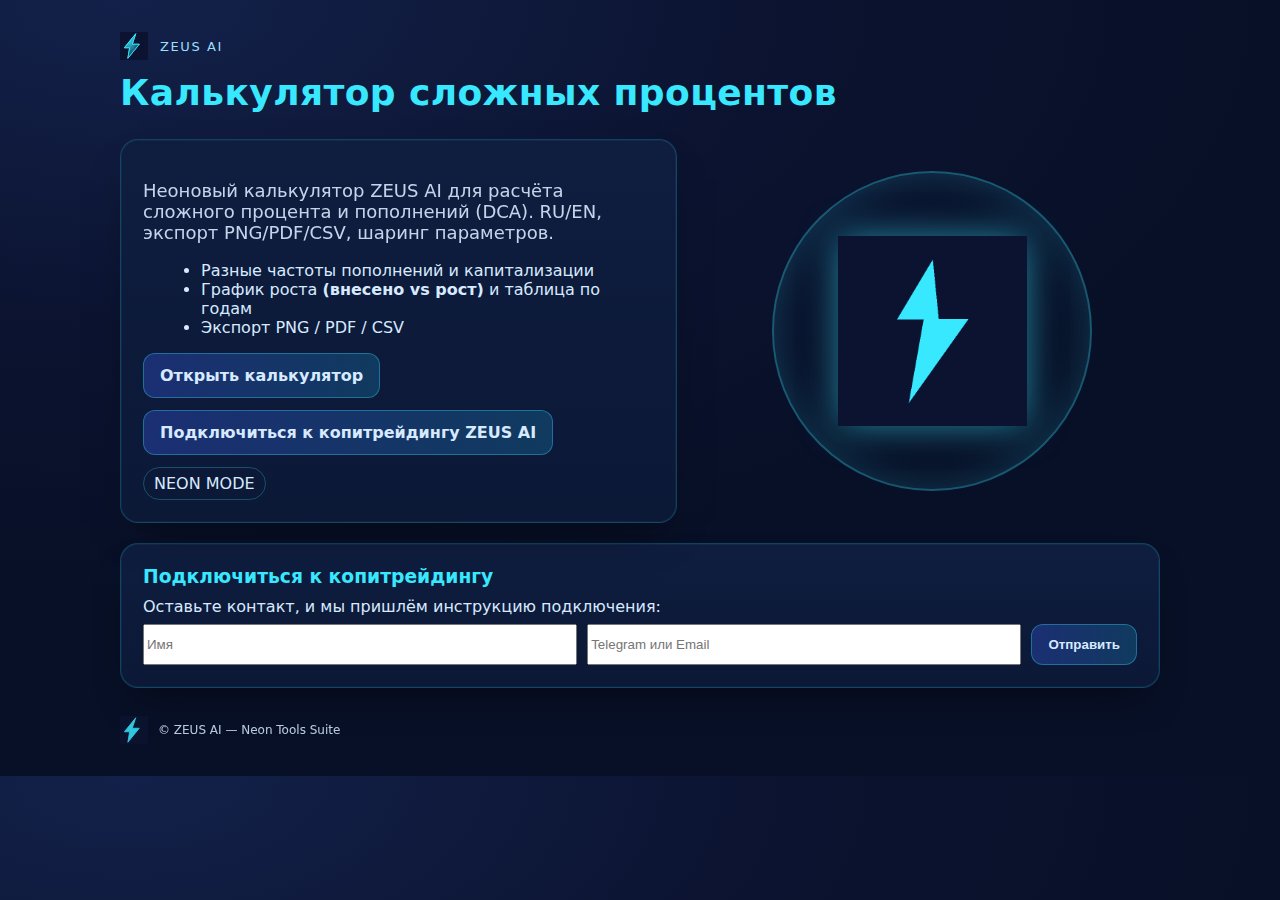
<file: index.html>
<!DOCTYPE html>
<html lang="ru">
<head>
<meta charset="utf-8">
<meta name="viewport" content="width=device-width, initial-scale=1">
<title>ZEUS AI — Калькулятор сложных процентов</title>
<link rel="icon" href="assets/favicon.svg">
<style>
:root{--bg:#0b1330;--bg2:#111b45;--panel:#0f1d3f;--text:#d7eaff;--cyan:#38e8ff;--orange:#ff8a2a;--pink:#ff5bbd;--lime:#9cff70}
*{box-sizing:border-box}body{margin:0;font-family:Inter,ui-sans-serif,system-ui,-apple-system,Segoe UI,Roboto;color:var(--text);
background: radial-gradient(1200px 600px at 10% 0%, #13214a 0%, var(--bg) 55%, #081027 100%)}
.container{max-width:1080px;margin:0 auto;padding:32px 20px}
.nav{display:flex;align-items:center;gap:12px}
.logo{width:28px;height:28px}.brand{font-size:13px;letter-spacing:1.6px;color:#9bdfff}
h1{margin:12px 0 0;font-size:36px;color:var(--cyan);letter-spacing:.4px}
.hero{display:grid;grid-template-columns:1.1fr .9fr;gap:28px;margin-top:26px;align-items:center}
.card{background:linear-gradient(180deg,var(--panel),#0b1836);border:1px solid #38e8ff33;border-radius:18px;padding:22px;
box-shadow:0 0 0 1px rgba(56,232,255,.06) inset,0 20px 40px -20px rgba(0,0,0,.6)}
.lead{font-size:18px;opacity:.9}
.cta{display:flex;gap:12px;margin-top:16px;flex-wrap:wrap}
.btn{background:linear-gradient(90deg,#1b2f73,#103a5f);color:var(--text);border:1px solid #38e8ff55;padding:12px 16px;border-radius:12px;text-decoration:none;font-weight:700}
.btn:hover{box-shadow:0 0 14px #38e8ff66}
.pill{padding:6px 10px;border:1px solid #38e8ff44;border-radius:999px}
ul{margin:12px 0 0 18px}
.preview{display:flex;justify-content:center;align-items:center}
.preview .circle{width:320px;height:320px;border:2px solid #38e8ff55;border-radius:50%;display:flex;align-items:center;justify-content:center;box-shadow:0 0 40px #38e8ff33 inset}
.preview img{width:60%;height:auto;filter:drop-shadow(0 0 18px #38e8ff88)}
.footer{margin:28px 0 0;opacity:.85;font-size:12px;display:flex;align-items:center;gap:10px}
@media (max-width:860px){.hero{grid-template-columns:1fr}.preview{order:-1;margin-bottom:12px}}
</style>
</head>
<body>
  <div class="container">
    <div class="nav">
      <img class="logo" src="assets/logo.svg" alt="ZEUS AI logo"/>
      <div class="brand">ZEUS AI</div>
    </div>
    <h1>Калькулятор сложных процентов</h1>
    <div class="hero">
      <div class="card">
        <p class="lead">Неоновый калькулятор ZEUS AI для расчёта сложного процента и пополнений (DCA). RU/EN, экспорт PNG/PDF/CSV, шаринг параметров.</p>
        <ul>
          <li>Разные частоты пополнений и капитализации</li>
          <li>График роста <b>(внесено vs рост)</b> и таблица по годам</li>
          <li>Экспорт PNG / PDF / CSV</li>
        </ul>
        <div class="cta">
          <a class="btn" href="calc/index.html">Открыть калькулятор</a>
          <a class="btn" href="#connect">Подключиться к копитрейдингу ZEUS AI</a>
          <span class="pill">NEON MODE</span>
        </div>
      </div>
      <div class="preview">
        <div class="circle"><img src="assets/logo-512.png" alt="ZEUS AI emblem"/></div>
      </div>
    </div>
    <div id="connect" class="card" style="margin-top:20px">
      <h3 style="color:var(--cyan);margin:0 0 10px">Подключиться к копитрейдингу</h3>
      <p style="margin:0 0 8px">Оставьте контакт, и мы пришлём инструкцию подключения:</p>
      <form onsubmit="alert('Спасибо! Мы свяжемся с вами.'); return false;" style="display:grid;grid-template-columns:1fr 1fr auto;gap:10px">
        <input placeholder="Имя" required/>
        <input placeholder="Telegram или Email" required/>
        <button class="btn" type="submit">Отправить</button>
      </form>
    </div>
    <div class="footer">
      <img class="logo" src="assets/favicon.svg" alt="logo"/>
      <div>© ZEUS AI — Neon Tools Suite</div>
    </div>
  </div>
</body>
</html>
</file>
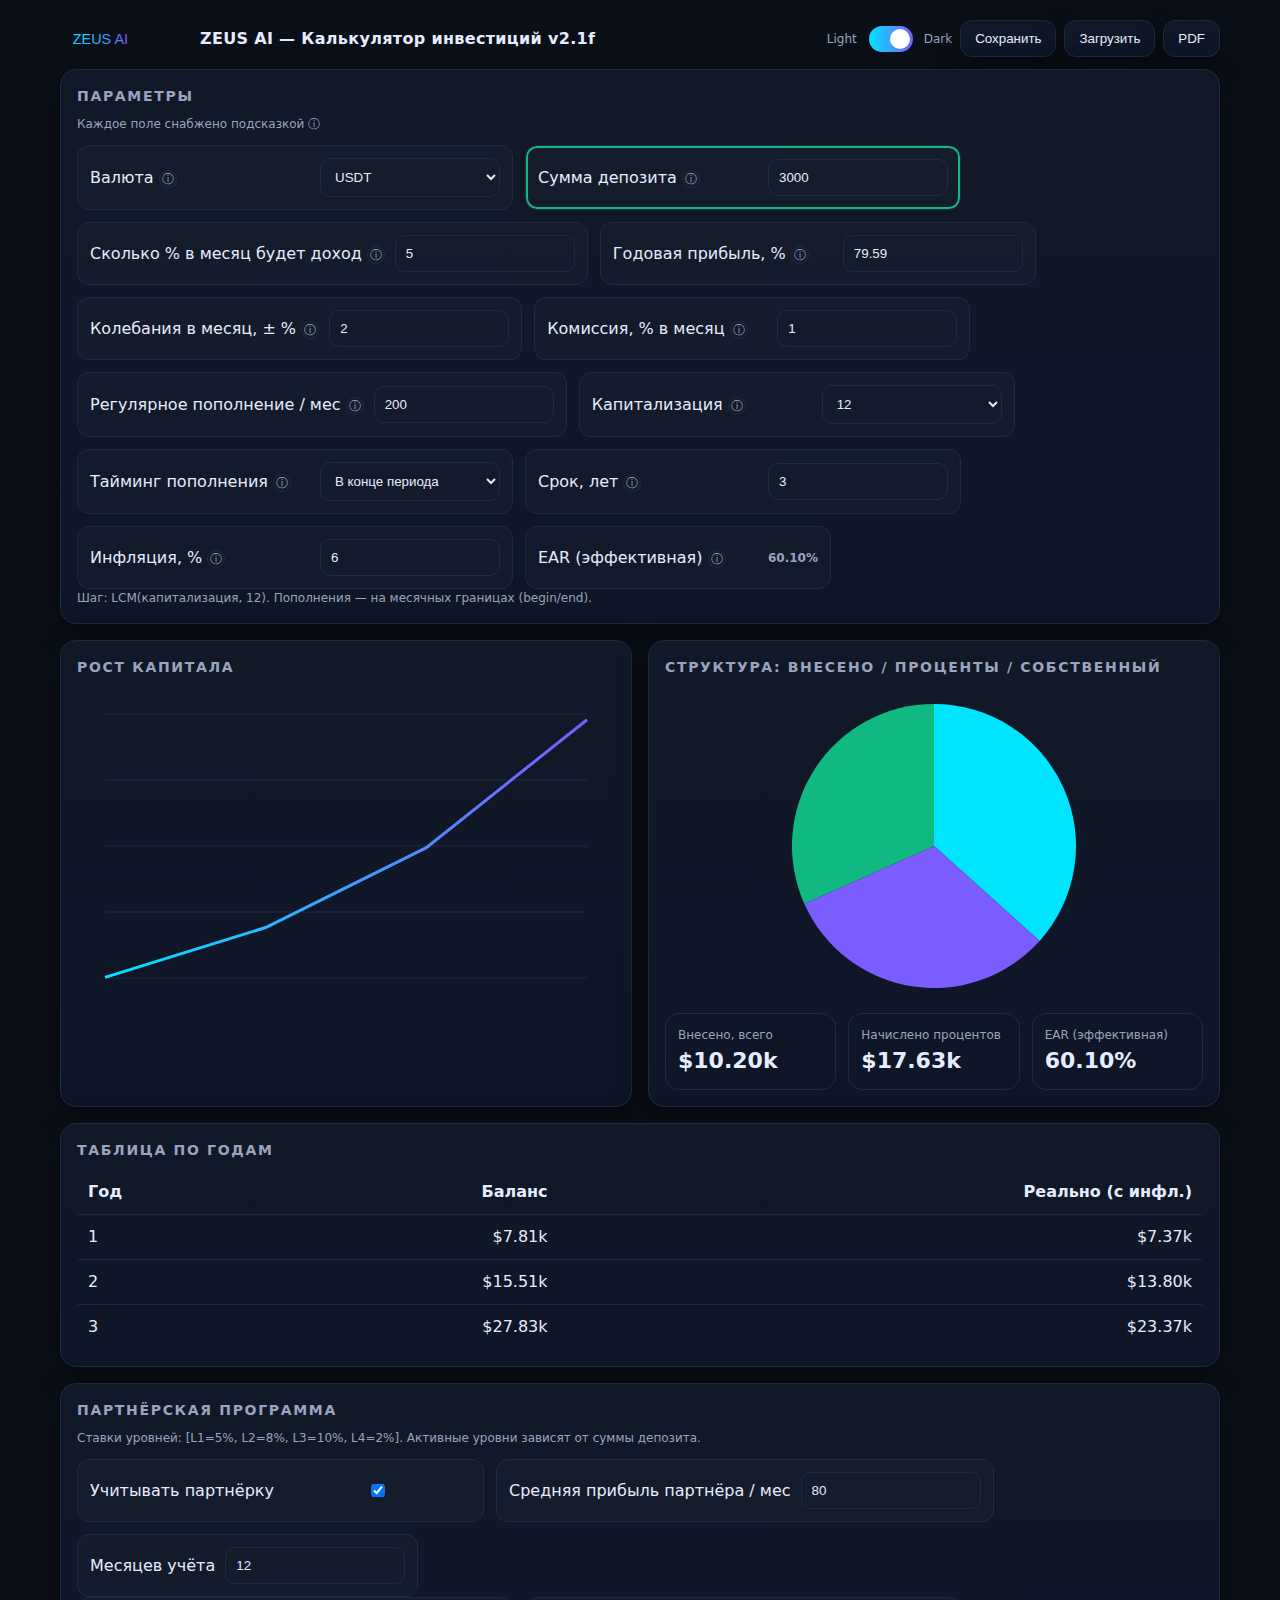
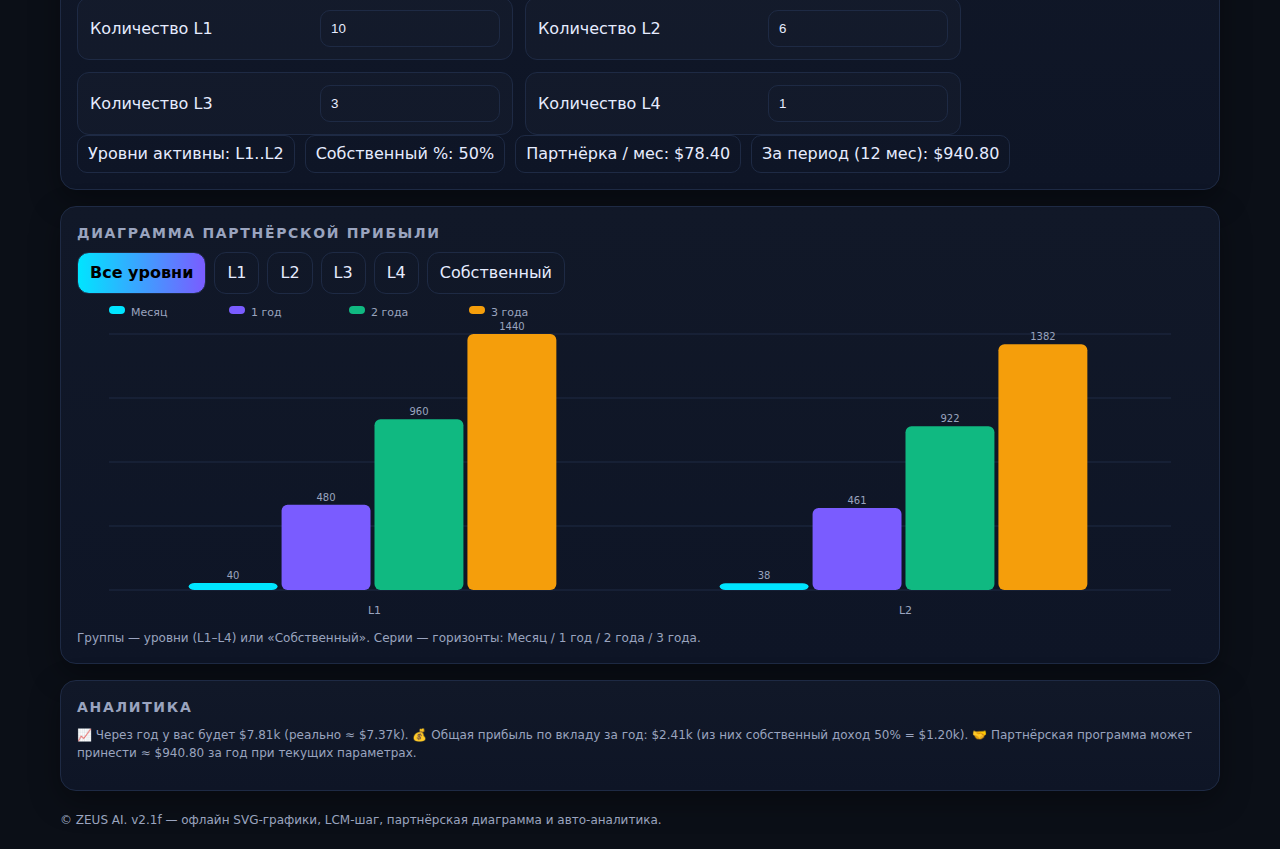
<file: calc/index.html>
<!doctype html>
<html lang="ru">
<head>
  <meta charset="utf-8"/>
  <meta name="viewport" content="width=device-width, initial-scale=1"/>
  <title>ZEUS AI — Калькулятор v2.1f</title>
  <link rel="icon" href="assets/logo.svg"/>
  <link rel="stylesheet" href="styles.css"/>
  <meta name="color-scheme" content="dark light"/>
</head>
<body>
<div class="container">
  <div class="header">
    <svg class="logo" xmlns="http://www.w3.org/2000/svg" viewBox="0 0 160 40" aria-hidden="true">
      <defs><linearGradient id="g" x1="0" x2="1"><stop offset="0" stop-color="#00E5FF"/><stop offset="1" stop-color="#7A5CFF"/></linearGradient></defs>
      <rect width="160" height="40" rx="10" fill="#0B0F17"/>
      <text x="16" y="26" font-family="Inter, Arial Black, Arial" font-size="18" fill="url(#g)">ZEUS AI</text>
    </svg>
    <div class="title">ZEUS AI — Калькулятор инвестиций v2.1f</div>
    <div class="toolbar">
      <div class="switch"><span class="tiny">Light</span><input type="checkbox" id="theme"><span class="tiny">Dark</span></div>
      <button class="btn" id="saveBtn">Сохранить</button>
      <button class="btn" id="loadBtn">Загрузить</button>
      <button class="btn" id="pdfBtn">PDF</button>
    </div>
  </div>

  <div class="grid">
    <div class="card" style="grid-column: span 12;">
      <h3>Параметры</h3>
      <div class="section-sub">Каждое поле снабжено подсказкой ⓘ</div>
      <div class="row">
        <div class="tile"><label>Валюта <span class="help" title="Только символ отображения. На расчёты не влияет.">ⓘ</span></label>
          <select id="currency"><option>USDT</option><option>$</option><option>€</option><option>₽</option></select>
        </div>
        <div class="tile" id="depositTile"><label>Сумма депозита <span class="help" title="Начальный вклад. Влияет на долю собственного дохода и количество уровней партнёрки. ≥$3k → 50%/2 ур.; ≥$10k → 60%/3 ур.; ≥$20k → 70%/4 ур.">ⓘ</span></label>
          <input type="number" id="principal" value="3000" step="100">
        </div>
        <div class="tile"><label>Сколько % в месяц будет доход <span class="help" title="Ежемесячная доходность (брутто).">ⓘ</span></label>
          <input type="number" id="monRate" value="5" step="0.1">
        </div>
        <div class="tile"><label>Годовая прибыль, % <span class="help" title="Автоматически от месячной: (1+m)^12−1.">ⓘ</span></label>
          <input type="number" id="annRate" value="79.59" step="0.01" readonly>
        </div>
        <div class="tile"><label>Колебания в месяц, ± % <span class="help" title="Отклонения доходности (информативно).">ⓘ</span></label>
          <input type="number" id="vol" value="2" step="0.1">
        </div>
        <div class="tile"><label>Комиссия, % в месяц <span class="help" title="Сколько уходит в месяц на партнёрку и комиссию проекта.">ⓘ</span></label>
          <input type="number" id="feeMon" value="1" step="0.1">
        </div>
        <div class="tile"><label>Регулярное пополнение / мес <span class="help" title="Ежемесячная сумма дополнительного инвестирования.">ⓘ</span></label>
          <input type="number" id="contrib" value="200" step="50">
        </div>
        <div class="tile"><label>Капитализация <span class="help" title="1 — ежегодная, 4 — квартальная, 12 — ежемесячная.">ⓘ</span></label>
          <select id="caps"><option value="1">1</option><option value="4">4</option><option value="12" selected>12</option></select>
        </div>
        <div class="tile"><label>Тайминг пополнения <span class="help" title="Когда прибавлять пополнение: в начале или конце шага.">ⓘ</span></label>
          <select id="contribTiming"><option value="end">В конце периода</option><option value="begin">В начале периода</option></select>
        </div>
        <div class="tile"><label>Срок, лет <span class="help" title="Горизонт моделирования (1–30).">ⓘ</span></label>
          <input type="number" id="years" value="3" step="1" min="1" max="30">
        </div>
        <div class="tile"><label>Инфляция, % <span class="help" title="Учитывается в колонке «Реально (с инфл.)».">ⓘ</span></label>
          <input type="number" id="infl" value="6" step="0.1">
        </div>
        <div class="tile"><label>EAR (эффективная) <span class="help" title="(1 + r_net/n)^n − 1, где r_net — годовая нетто-ставка, n — капитализаций/год.">ⓘ</span></label>
          <div class="tiny"><b id="ear">—</b></div>
        </div>
      </div>
      <div class="tiny">Шаг: LCM(капитализация, 12). Пополнения — на месячных границах (begin/end).</div>
    </div>

    <div class="card" style="grid-column: span 6;">
      <h3>Рост капитала</h3>
      <svg class="line" id="lineChart"></svg>
    </div>
    <div class="card" style="grid-column: span 6;">
      <h3>Структура: Внесено / Проценты / Собственный</h3>
      <svg class="pie" id="pieChart"></svg>
      <div class="kpi">
        <div class="meter"><div class="tiny">Внесено, всего</div><div class="value" id="kpiInvested">—</div></div>
        <div class="meter"><div class="tiny">Начислено процентов</div><div class="value" id="kpiInterest">—</div></div>
        <div class="meter"><div class="tiny">EAR (эффективная)</div><div class="value" id="kpiEAR">—</div></div>
      </div>
    </div>

    <div class="card" style="grid-column: span 12;">
      <h3>Таблица по годам</h3>
      <table class="table" id="yearTable">
        <thead><tr><th>Год</th><th>Баланс</th><th>Реально (с инфл.)</th></tr></thead>
        <tbody></tbody>
      </table>
    </div>

    <div class="card" style="grid-column: span 12;">
      <h3>Партнёрская программа</h3>
      <div class="section-sub">Ставки уровней: [L1=5%, L2=8%, L3=10%, L4=2%]. Активные уровни зависят от суммы депозита.</div>
      <div class="row">
        <label class="tile"><span>Учитывать партнёрку</span><input type="checkbox" id="useAff" checked></label>
        <label class="tile"><span>Средняя прибыль партнёра / мес</span><input type="number" id="affAvg" value="80" step="10"></label>
        <label class="tile"><span>Месяцев учёта</span><input type="number" id="affMonths" value="12" step="1" min="1"></label>
      </div>
      <div class="row">
        <div class="tile"><label>Количество L1</label><input type="number" id="cL1" value="10" step="1" min="0"></div>
        <div class="tile"><label>Количество L2</label><input type="number" id="cL2" value="6" step="1" min="0"></div>
        <div class="tile"><label>Количество L3</label><input type="number" id="cL3" value="3" step="1" min="0"></div>
        <div class="tile"><label>Количество L4</label><input type="number" id="cL4" value="1" step="1" min="0"></div>
      </div>
      <div class="badges" id="affSummary"></div>
    </div>

    <div class="card" style="grid-column: span 12;">
      <h3>Диаграмма партнёрской прибыли</h3>
      <div class="tabs" id="affTabs">
        <div class="tab active" data-view="all">Все уровни</div>
        <div class="tab" data-view="L1">L1</div>
        <div class="tab" data-view="L2">L2</div>
        <div class="tab" data-view="L3">L3</div>
        <div class="tab" data-view="L4">L4</div>
        <div class="tab" data-view="own">Собственный</div>
      </div>
      <svg class="bars" id="barsChart"></svg>
      <div class="tiny">Группы — уровни (L1–L4) или «Собственный». Серии — горизонты: Месяц / 1 год / 2 года / 3 года.</div>
    </div>

    <div class="card" style="grid-column: span 12;">
      <h3>Аналитика</h3>
      <div id="analysisText" class="section-sub">—</div>
    </div>
  </div>

  <div class="footer">© ZEUS AI. v2.1f — офлайн SVG‑графики, LCM‑шаг, партнёрская диаграмма и авто‑аналитика.</div>
</div>

<script src="utils.js"></script>
<script>
const $=sel=>document.querySelector(sel); const $$=sel=>Array.from(document.querySelectorAll(sel));
const theme=$('#theme'); const saved=localStorage.getItem('theme'); if(saved==='light') document.documentElement.classList.add('light');
theme.checked = !document.documentElement.classList.contains('light');
theme.onchange=()=>{document.documentElement.classList.toggle('light', !theme.checked); localStorage.setItem('theme', document.documentElement.classList.contains('light')?'light':'dark')};

const ids=['currency','principal','monRate','annRate','vol','feeMon','contrib','caps','contribTiming','years','infl','useAff','affAvg','affMonths','cL1','cL2','cL3','cL4'];
ids.forEach(id=>{ const el=$('#'+id); el.addEventListener('input', recalc); el.addEventListener('change', recalc); });

$('#saveBtn').onclick = ()=>{
  const data={}; ids.forEach(id=> data[id] = ($('#'+id).type==='checkbox')?$('#'+id).checked:$('#'+id).value);
  const blob = new Blob([JSON.stringify(data,null,2)], {type:'application/json'});
  const a=document.createElement('a'); a.href=URL.createObjectURL(blob); a.download='zeus_calc_scenario.json'; a.click();
};
$('#loadBtn').onclick = ()=>{
  const inp=document.createElement('input'); inp.type='file'; inp.accept='.json,application/json';
  inp.onchange = ()=>{ const f=inp.files[0]; const r=new FileReader(); r.onload=()=>{ const data=JSON.parse(r.result); for(const k in data){ if($('#'+k)){ if($('#'+k).type==='checkbox') $('#'+k).checked=!!data[k]; else $('#'+k).value=data[k]; } } recalc(); }; r.readAsText(f); };
  inp.click();
};
$('#pdfBtn').onclick = ()=>window.print();

function simulateToMonth(targetMonths){
  const principal = +$('#principal').value;
  const mGross = +$('#monRate').value/100;
  const feeMon = +$('#feeMon').value/100;
  const mNet = Math.max(0, mGross - feeMon);
  const caps = +$('#caps').value;
  const timing = $('#contribTiming').value;
  const years = Math.max(1, Math.min(30, +$('#years').value));
  const contrib = +$('#contrib').value;

  const annNet = Math.pow(1+mNet,12)-1; 
  const stepsPerYear = Utils.lcm(caps,12);
  const stepRate = Math.pow(1+annNet, 1/stepsPerYear) - 1;
  const contribEverySteps = Math.floor(stepsPerYear/12);

  let bal = principal;
  let invested = principal;
  let step = 0;
  const totalSteps = Math.min(targetMonths*contribEverySteps, years*stepsPerYear);
  while(step<totalSteps){
    const isMonthBoundary = (step % contribEverySteps)===0;
    if(isMonthBoundary && timing==='begin'){ bal += contrib; invested += contrib; }
    bal *= (1 + stepRate);
    if(isMonthBoundary && timing==='end'){ bal += contrib; invested += contrib; }
    step++;
  }
  return {bal, invested};
}

function buildYearSeries(){
  const years = Math.max(1, Math.min(30, +$('#years').value));
  const contrib = +$('#contrib').value;
  const mGross = +$('#monRate').value/100;
  const feeMon = +$('#feeMon').value/100;
  const mNet = Math.max(0, mGross - feeMon);
  const caps = +$('#caps').value;
  const timing = $('#contribTiming').value;
  const principal = +$('#principal').value;

  const annNet = Math.pow(1+mNet,12)-1;
  const stepsPerYear = Utils.lcm(caps,12);
  const stepRate = Math.pow(1+annNet, 1/stepsPerYear) - 1;
  const contribEverySteps = Math.floor(stepsPerYear/12);

  let bal = principal;
  let invested = principal;
  const series = [bal];
  const byYear = [{year:0, bal, invested}];
  let step = 0;
  const totalSteps = years*stepsPerYear;

  while(step<totalSteps){
    const isMonthBoundary = (step % contribEverySteps)===0;
    if(isMonthBoundary && timing==='begin'){ bal += contrib; invested += contrib; }
    bal *= (1 + stepRate);
    if(isMonthBoundary && timing==='end'){ bal += contrib; invested += contrib; }
    step++;
    if(step % stepsPerYear === 0){
      const y = step/stepsPerYear;
      series.push(bal);
      byYear.push({year:y, bal, invested});
    }
  }
  return {series, byYear};
}

function updateAffSection(ownShare){
  const useAff = $('#useAff').checked;
  const affAvg = +$('#affAvg').value;
  const affMonths = Math.max(1, +$('#affMonths').value);
  const c=[+$('#cL1').value, +$('#cL2').value, +$('#cL3').value, +$('#cL4').value];
  const rates=[0.05,0.08,0.10,0.02];
  const principal = +$('#principal').value;

  let levelsAllowed = 1;
  if(principal>=20000) levelsAllowed=4;
  else if(principal>=10000) levelsAllowed=3;
  else if(principal>=3000) levelsAllowed=2;
  else levelsAllowed=1;
  ['cL1','cL2','cL3','cL4'].forEach((id,idx)=>{ const el=$('#'+id); el.disabled = (idx+1)>levelsAllowed; });

  let levelMon = c.map((cnt,i)=> affAvg * (rates[i] * ((i+1)<=levelsAllowed ? cnt : 0)) );
  if(!useAff){ levelMon = levelMon.map(()=>0); }

  const totalMon = levelMon.reduce((a,b)=>a+b,0);

  const badges = [];
  badges.push(`<div class="badge">Уровни активны: L1..L${levelsAllowed}</div>`);
  badges.push(`<div class="badge">Собственный %: ${(ownShare*100).toFixed(0)}%</div>`);
  badges.push(`<div class="badge">Партнёрка / мес: ${Utils.fmtMoney(totalMon,'$')}</div>`);
  badges.push(`<div class="badge">За период (${affMonths} мес): ${Utils.fmtMoney(totalMon*affMonths,'$')}</div>`);
  $('#affSummary').innerHTML = badges.join(' ');

  const view = $('#affTabs .tab.active').dataset.view;
  const groupsAll = ['L1','L2','L3','L4'].slice(0,levelsAllowed);
  const series = ['Месяц','1 год','2 года','3 года'];
  let values;

  if(view==='all'){
    const perSeries = series.map((s,si)=>{
      const mult = [1,12,24,36][si];
      return levelMon.slice(0,levelsAllowed).map(v=> v*mult);
    });
    values = perSeries;
    Utils.bars($('#barsChart'), groupsAll, series, values);
  } else if(view==='own'){
    const y1 = simulateToMonth(12);
    const y2 = simulateToMonth(24);
    const y3 = simulateToMonth(36);
    const m1 = simulateToMonth(1);
    const ownMonth = Math.max(0, (m1.bal - m1.invested)) * ownShare;
    const own1 = Math.max(0, (y1.bal - y1.invested)) * ownShare;
    const own2 = Math.max(0, (y2.bal - y2.invested)) * ownShare;
    const own3 = Math.max(0, (y3.bal - y3.invested)) * ownShare;
    Utils.bars($('#barsChart'), ['Собственный'], series, [[ownMonth],[own1],[own2],[own3]]);
  } else {
    const idx = {L1:0,L2:1,L3:2,L4:3}[view];
    Utils.bars($('#barsChart'), [view], series, [[levelMon[idx]],[levelMon[idx]*12],[levelMon[idx]*24],[levelMon[idx]*36]]);
  }

  return {levelMon, totalMon};
}

function recalc(){
  const currency = $('#currency').value==='USDT'?'$':$('#currency').value;
  const principal = +$('#principal').value;
  const mGross = +$('#monRate').value/100;
  const feeMon = +$('#feeMon').value/100;
  const mNet = Math.max(0, mGross - feeMon);
  const caps = +$('#caps').value;
  const years = Math.max(1, Math.min(30, +$('#years').value));
  const infl = +$('#infl').value/100;

  let ownShare = 0; let levelsAllowed=1;
  if(principal>=20000){ ownShare=0.70; levelsAllowed=4; }
  else if(principal>=10000){ ownShare=0.60; levelsAllowed=3; }
  else if(principal>=3000){ ownShare=0.50; levelsAllowed=2; }
  else { ownShare=0.0; levelsAllowed=1; }
  $('#depositTile').classList.toggle('hl-good', principal>=3000);

  const annGross = (Math.pow(1+mGross,12)-1)*100;
  $('#annRate').value = annGross.toFixed(2);

  const annNet = (Math.pow(1+mNet,12)-1); 
  const ear = annNet*100;
  $('#ear').textContent = ear.toFixed(2)+'%';
  $('#kpiEAR').textContent = ear.toFixed(2)+'%';

  const {series, byYear} = buildYearSeries();
  Utils.line($('#lineChart'), series, Math.min(...series)*0.98, Math.max(...series)*1.02);

  const last = byYear[byYear.length-1];
  const investedTotal = last.invested;
  const interestTotal = Math.max(0, last.bal - last.invested);
  $('#kpiInvested').textContent = Utils.fmtMoney(investedTotal, currency);
  $('#kpiInterest').textContent = Utils.fmtMoney(interestTotal, currency);

  const ownInterest = interestTotal * ownShare;
  const otherInterest = interestTotal - ownInterest;
  Utils.pie($('#pieChart'), [investedTotal, otherInterest, ownInterest]);

  const tb = $('#yearTable tbody'); tb.innerHTML="";
  byYear.slice(1).forEach(row=>{
    const real = row.bal / Math.pow(1+infl, row.year);
    const tr = document.createElement('tr');
    tr.innerHTML = `<td>${row.year}</td><td style="text-align:right">${Utils.fmtMoney(row.bal, currency)}</td><td style="text-align:right">${Utils.fmtMoney(real, currency)}</td>`;
    tb.appendChild(tr);
  });

  const aff = updateAffSection(ownShare);

  const y1 = byYear.find(r=>r.year===1) || byYear[byYear.length-1];
  const y1_interest = Math.max(0, y1.bal - y1.invested);
  const partner1 = aff.totalMon * 12;
  const line1 = `📈 Через год у вас будет ${Utils.fmtMoney(y1.bal, currency)} (реально ≈ ${Utils.fmtMoney(y1.bal/Math.pow(1+infl,1), currency)}).`;
  const line2 = `💰 Общая прибыль по вкладу за год: ${Utils.fmtMoney(y1_interest, currency)} (из них собственный доход ${Math.round(ownShare*100)}% = ${Utils.fmtMoney(y1_interest*ownShare, currency)}).`;
  const line3 = `🤝 Партнёрская программа может принести ≈ ${Utils.fmtMoney(partner1, currency)} за год при текущих параметрах.`;
  $('#analysisText').textContent = `${line1} ${line2} ${line3}`;
}

$('#affTabs').addEventListener('click', e=>{
  if(e.target.classList.contains('tab')){
    $$('#affTabs .tab').forEach(t=>t.classList.remove('active'));
    e.target.classList.add('active'); recalc();
  }
});

window.addEventListener('load', ()=>{ recalc(); });
window.addEventListener('resize', ()=>{ recalc(); });
</script>
</body>
</html>
</file>
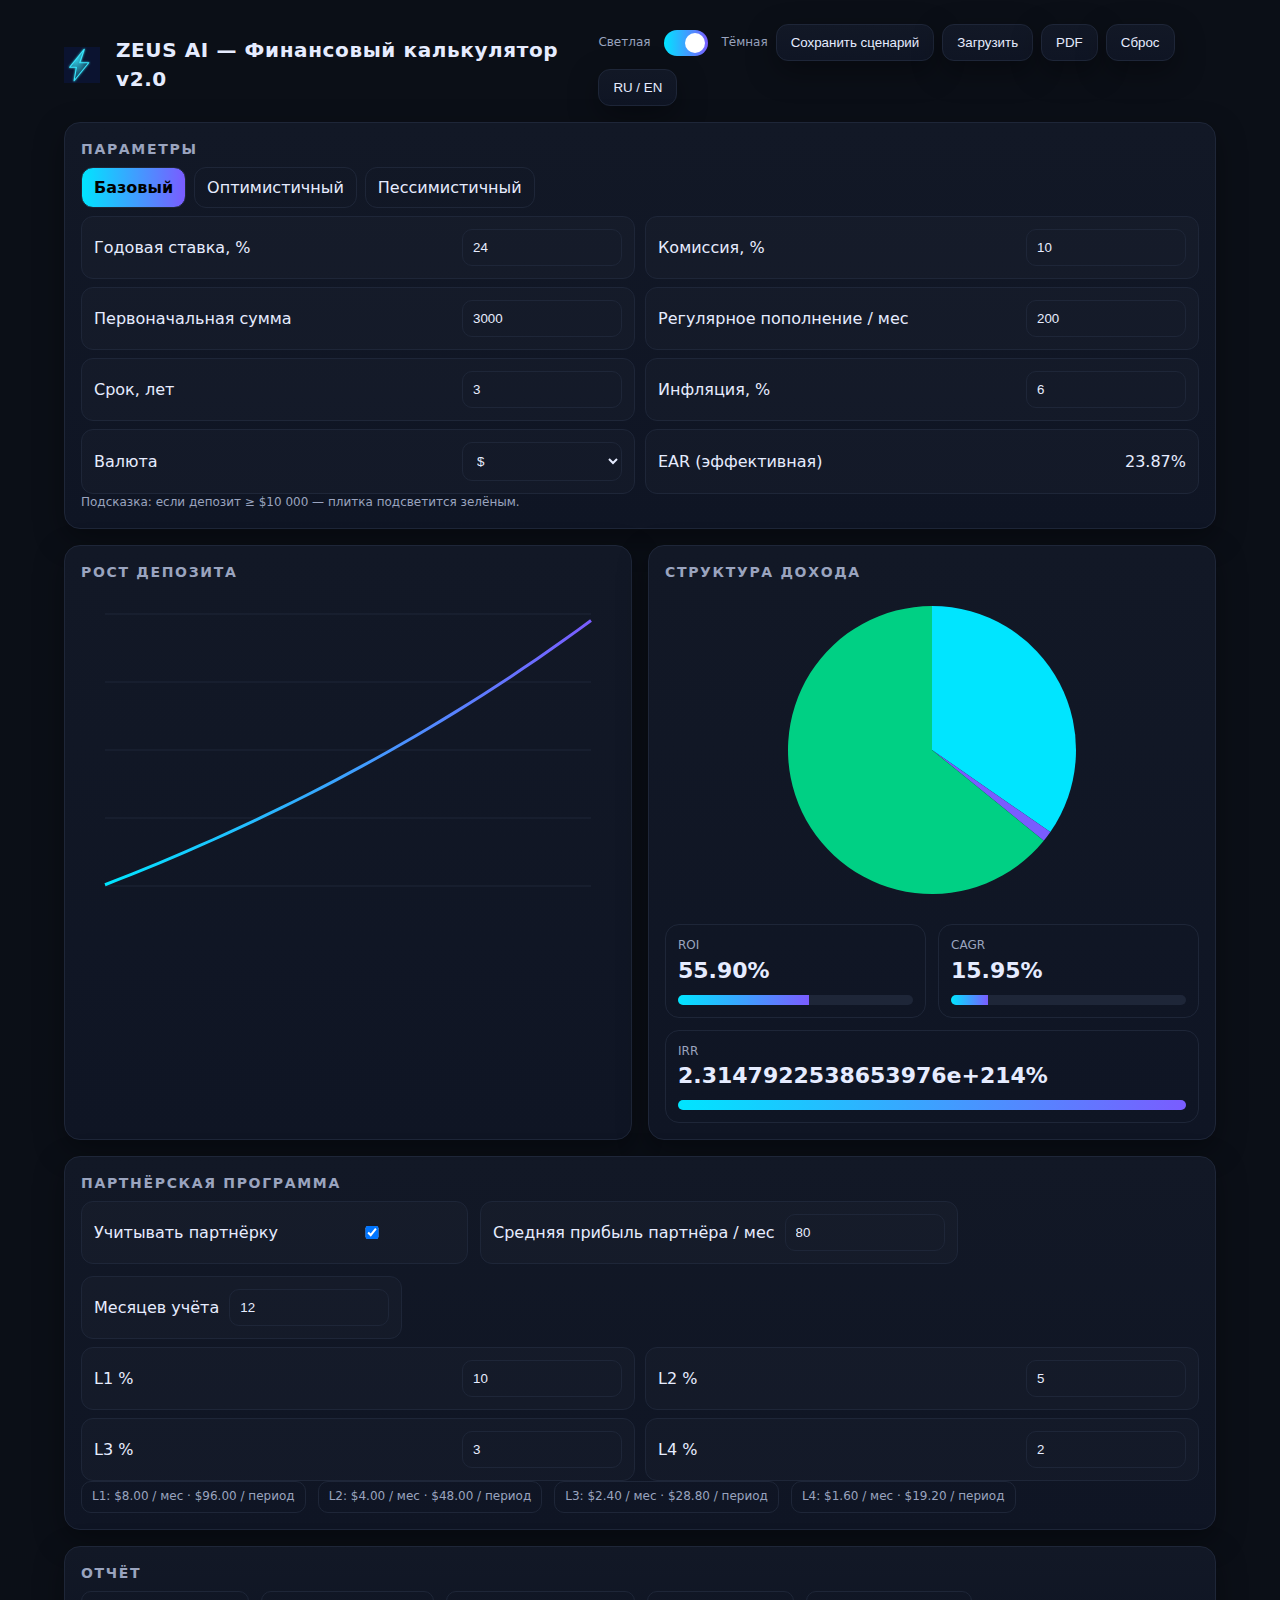
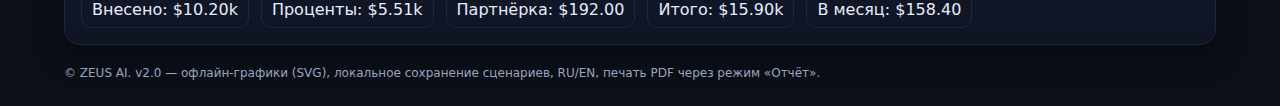
<file: index_inline.html>
<!doctype html>
<html lang="ru">
<head>
  <meta charset="utf-8"/>
  <meta name="viewport" content="width=device-width, initial-scale=1"/>
  <title>ZEUS AI — Калькулятор v2.0</title>
  <link rel="icon" href="assets/logo.svg">
  <style>
:root{
  --bg:#0b0f17; --panel:#121826; --text:#e6ecff; --muted:#9aa4bf;
  --accent:#00E5FF; --accent2:#7A5CFF; --good:#00d084; --warn:#ffcc00; --bad:#ff5a5f;
  --card:#0f1524; --border:#1e2638; --shadow:0 10px 30px rgba(0,0,0,.35);
}
:root.light{
  --bg:#ffffff; --panel:#f5f7fb; --text:#1a2240; --muted:#4d5a7a;
  --accent:#005BFF; --accent2:#662EFF; --good:#1a9c68; --warn:#b58900; --bad:#d64550;
  --card:#ffffff; --border:#e2e8f0; --shadow:0 8px 20px rgba(10,10,10,.08);
}
*{box-sizing:border-box}
html,body{margin:0;padding:0;background:var(--bg);color:var(--text);font:16px/1.45 Inter,system-ui,-apple-system,Segoe UI,Roboto,Arial,sans-serif}
a{color:var(--accent)}
.container{max-width:1200px;margin:0 auto;padding:24px}
.header{display:flex;align-items:center;gap:16px;margin-bottom:16px}
.header img{height:36px}
.header .title{font-size:20px;font-weight:800;letter-spacing:.03em}
.toolbar{display:flex;gap:8px;margin-left:auto;flex-wrap:wrap}
.btn{padding:10px 14px;border:1px solid var(--border);border-radius:12px;background:linear-gradient(180deg,var(--panel),var(--card));color:var(--text);cursor:pointer;box-shadow:var(--shadow);transition:.2s}
.btn:hover{transform:translateY(-1px);}
.grid{display:grid;grid-template-columns:repeat(12,1fr);gap:16px}
.card{background:linear-gradient(180deg,var(--panel),var(--card));border:1px solid var(--border);border-radius:16px;padding:16px;box-shadow:var(--shadow)}
.card h3{margin:0 0 8px;font-size:14px;color:var(--muted);text-transform:uppercase;letter-spacing:.12em}
.input-row{display:grid;grid-template-columns:1fr 1fr;gap:10px;margin-top:8px}
.tile{display:flex;align-items:center;gap:10px;padding:12px;border:1px solid var(--border);border-radius:12px;background:rgba(255,255,255,.02)}
.tile label{flex:1}
.tile input,.tile select{width:160px;max-width:48vw;padding:10px;border:1px solid var(--border);border-radius:10px;background:transparent;color:var(--text)}
.small{font-size:12px;color:var(--muted)}
.hl-good{box-shadow:0 0 0 2px var(--good) inset}
.hl-warn{box-shadow:0 0 0 2px var(--warn) inset}
.kpi{display:flex;gap:12px;flex-wrap:wrap;margin-top:8px}
.kpi .meter{flex:1;min-width:200px;border:1px solid var(--border);border-radius:14px;padding:12px}
.kpi .value{font-size:22px;font-weight:800}
.progress{height:10px;background:var(--border);border-radius:999px;overflow:hidden;margin-top:8px}
.progress>div{height:100%;background:linear-gradient(90deg,var(--accent),var(--accent2));width:0%;transition:width .8s ease}
.pie,.line{width:100%;height:320px}
.row{display:flex;gap:12px;flex-wrap:wrap}
.footer{margin-top:20px;color:var(--muted);font-size:12px}
.badge{padding:6px 10px;border:1px solid var(--border);border-radius:10px;white-space:nowrap}
.tabs{display:flex;gap:8px;margin-bottom:8px;flex-wrap:wrap}
.tab{padding:8px 12px;border:1px solid var(--border);border-radius:12px;cursor:pointer}
.tab.active{background:linear-gradient(90deg,var(--accent),var(--accent2));color:black;font-weight:700}
.switch{display:inline-flex;align-items:center;gap:10px}
.switch input{appearance:none;width:44px;height:26px;border-radius:999px;background:var(--border);position:relative;outline:none;cursor:pointer;transition:.2s}
.switch input:checked{background:linear-gradient(90deg,var(--accent),var(--accent2))}
.switch input::after{content:"";position:absolute;top:3px;left:3px;width:20px;height:20px;border-radius:999px;background:#fff;transition:.2s}
.switch input:checked::after{left:21px}
.counter{animation:countup .3s ease}
@keyframes countup{from{opacity:.2;transform:translateY(4px)}to{opacity:1;transform:none}}

/* Print (PDF) */
@media print{
  .toolbar{display:none !important}
  body{background:#fff;color:#000}
  :root{ --bg:#fff; --panel:#fff; --card:#fff; --text:#000; --border:#d1d5db; }
  .card{page-break-inside:avoid}
}

/* Responsive */
@media (max-width:900px){
  .grid{grid-template-columns:1fr}
  .input-row{grid-template-columns:1fr}
  .tile input,.tile select{width:100%}
}
</style>
  <meta name="color-scheme" content="dark light"/>
</head>
<body>
  <div class="container" id="app">
    <div class="header">
      <img src="assets/logo.svg" alt="ZEUS AI"/>
      <div class="title">ZEUS AI — Финансовый калькулятор v2.0</div>
      <div class="toolbar">
        <div class="switch"><span class="small" data-i="light">Светлая</span><input type="checkbox" id="theme"><span class="small" data-i="dark">Тёмная</span></div>
        <button class="btn" id="saveBtn" data-i="save">Сохранить сценарий</button>
        <button class="btn" id="loadBtn" data-i="load">Загрузить</button>
        <button class="btn" id="pdfBtn">PDF</button>
        <button class="btn" id="resetBtn" data-i="reset">Сброс</button>
        <button class="btn" id="langBtn">RU / EN</button>
      </div>
    </div>

    <div class="grid">
      <div class="card" style="grid-column: span 12;">
        <h3 data-i="params">Параметры</h3>
        <div class="tabs" id="scTabs">
          <div class="tab active" data-scenario="base" data-i="base">Базовый</div>
          <div class="tab" data-scenario="opt" data-i="opt">Оптимистичный</div>
          <div class="tab" data-scenario="pes" data-i="pes">Пессимистичный</div>
        </div>
        <div class="input-row">
          <div class="tile"><label data-i="apr">Годовая ставка, %</label><input type="number" id="apr" value="24" step="0.1"></div>
          <div class="tile"><label data-i="fee">Комиссия, %</label><input type="number" id="fee" value="10" step="0.1"></div>
        </div>
        <div class="input-row">
          <div class="tile"><label data-i="principal">Первоначальная сумма</label><input type="number" id="principal" value="3000" step="100"></div>
          <div class="tile"><label data-i="contrib">Регулярное пополнение / мес</label><input type="number" id="contrib" value="200" step="50"></div>
        </div>
        <div class="input-row">
          <div class="tile"><label data-i="years">Срок, лет</label><input type="number" id="years" value="3" step="1"></div>
          <div class="tile"><label data-i="infl">Инфляция, %</label><input type="number" id="infl" value="6" step="0.1"></div>
        </div>
        <div class="input-row">
          <div class="tile"><label data-i="currency">Валюта</label>
            <select id="currency"><option>$</option><option>€</option><option>₽</option></select>
          </div>
          <div class="tile" id="bigDepositTile"><label data-i="ear">EAR (эффективная)</label><div><span id="earOut">—</span></div></div>
        </div>
        <div class="small" data-i="hint">Подсказка: если депозит ≥ $10 000 — плитка подсветится зелёным.</div>
      </div>

      <div class="card" style="grid-column: span 6;">
        <h3 data-i="chart1">Рост депозита</h3>
        <svg class="line" id="lineChart" role="img" aria-label="График роста"></svg>
      </div>

      <div class="card" style="grid-column: span 6;">
        <h3 data-i="pie">Структура дохода</h3>
        <svg class="pie" id="pieChart" role="img" aria-label="Круговая диаграмма"></svg>
        <div class="kpi">
          <div class="meter">
            <div class="small">ROI</div>
            <div class="value counter" id="roi">—</div>
            <div class="progress"><div id="roiBar"></div></div>
          </div>
          <div class="meter">
            <div class="small">CAGR</div>
            <div class="value counter" id="cagr">—</div>
            <div class="progress"><div id="cagrBar"></div></div>
          </div>
          <div class="meter">
            <div class="small">IRR</div>
            <div class="value counter" id="irr">—</div>
            <div class="progress"><div id="irrBar"></div></div>
          </div>
        </div>
      </div>

      <div class="card" style="grid-column: span 12;">
        <h3 data-i="partner">Партнёрская программа</h3>
        <div class="row">
          <label class="tile"><span data-i="affUse">Учитывать партнёрку</span><input type="checkbox" id="useAff" checked></label>
          <label class="tile"><span data-i="affAvg">Средняя прибыль партнёра / мес</span><input type="number" id="affAvg" value="80" step="10"></label>
          <label class="tile"><span data-i="months">Месяцев учёта</span><input type="number" id="affMonths" value="12" step="1"></label>
        </div>
        <div class="input-row">
          <div class="tile"><label>L1 %</label><input type="number" id="l1" value="10" step="1"></div>
          <div class="tile"><label>L2 %</label><input type="number" id="l2" value="5" step="1"></div>
        </div>
        <div class="input-row">
          <div class="tile"><label>L3 %</label><input type="number" id="l3" value="3" step="1"></div>
          <div class="tile"><label>L4 %</label><input type="number" id="l4" value="2" step="1"></div>
        </div>
        <div class="row small" id="affBreakdown"></div>
      </div>

      <div class="card" style="grid-column: span 12;">
        <h3 data-i="report">Отчёт</h3>
        <div class="row">
          <div class="badge" id="invested">Внесено: —</div>
          <div class="badge" id="earned">Проценты: —</div>
          <div class="badge" id="partnerIncome">Партнёрка: —</div>
          <div class="badge" id="totalOut">Итого: —</div>
          <div class="badge" id="avgMonth">В месяц: —</div>
        </div>
      </div>
    </div>

    <div class="footer">© ZEUS AI. v2.0 — офлайн-графики (SVG), локальное сохранение сценариев, RU/EN, печать PDF через режим «Отчёт».</div>
  </div>

  <script>
window.I18N = {
  ru: {
    light:"Светлая", dark:"Тёмная", save:"Сохранить сценарий", load:"Загрузить", reset:"Сброс",
    params:"Параметры", base:"Базовый", opt:"Оптимистичный", pes:"Пессимистичный",
    apr:"Годовая ставка, %", fee:"Комиссия, %", principal:"Первоначальная сумма", contrib:"Регулярное пополнение / мес",
    years:"Срок, лет", infl:"Инфляция, %", currency:"Валюта", ear:"EAR (эффективная)",
    hint:"Подсказка: если депозит ≥ $10 000 — плитка подсветится зелёным.",
    chart1:"Рост депозита", pie:"Структура дохода",
    partner:"Партнёрская программа", affUse:"Учитывать партнёрку", affAvg:"Средняя прибыль партнёра / мес", months:"Месяцев учёта",
    report:"Отчёт"
  },
  en: {
    light:"Light", dark:"Dark", save:"Save scenario", load:"Load", reset:"Reset",
    params:"Parameters", base:"Baseline", opt:"Optimistic", pes:"Pessimistic",
    apr:"APR, %", fee:"Fee, %", principal:"Initial amount", contrib:"Monthly contribution",
    years:"Years", infl:"Inflation, %", currency:"Currency", ear:"EAR (effective)",
    hint:"Tip: if deposit ≥ $10,000 the tile highlights green.",
    chart1:"Balance growth", pie:"Income structure",
    partner:"Affiliate program", affUse:"Include affiliate", affAvg:"Avg partner profit / mo", months:"Months counted",
    report:"Report"
  }
};
</script>
  <script>
window.Utils = {
  line: (el, points, minY, maxY) => {
    const W = Math.max(320, el.clientWidth||el.parentElement.clientWidth||800), H = el.clientHeight||320;
    el.setAttribute("viewBox", `0 0 ${W} ${H}`);
    el.innerHTML = "";
    const pad = 24;
    const xs = points.map((p,i)=>[pad + (points.length>1? i*(W-2*pad)/(points.length-1):0), p]);
    const min = (minY !== undefined) ? minY : Math.min(...points);
    const max = (maxY !== undefined) ? maxY : Math.max(...points);
    const mapY = v => H-pad - ( (v-min)/(max-min||1) )*(H-2*pad);
    const grid = document.createElementNS("http://www.w3.org/2000/svg","g");
    for(let i=0;i<=4;i++){
      const y = pad + i*(H-2*pad)/4;
      const l = document.createElementNS("http://www.w3.org/2000/svg","line");
      l.setAttribute("x1", pad); l.setAttribute("x2", W-pad);
      l.setAttribute("y1", y); l.setAttribute("y2", y);
      l.setAttribute("stroke", getComputedStyle(document.body).getPropertyValue("--border"));
      l.setAttribute("stroke-width","1");
      grid.appendChild(l);
    }
    el.appendChild(grid);
    const path = xs.map((p,i)=>`${i?"L":"M"}${p[0]},${mapY(p[1])}`).join(" ");
    const pth = document.createElementNS("http://www.w3.org/2000/svg","path");
    pth.setAttribute("d", path);
    pth.setAttribute("fill","none");
    pth.setAttribute("stroke","url(#gradLine)");
    pth.setAttribute("stroke-width","3");
    const defs = document.createElementNS("http://www.w3.org/2000/svg","defs");
    const grad = document.createElementNS("http://www.w3.org/2000/svg","linearGradient");
    grad.setAttribute("id","gradLine");
    grad.innerHTML = `<stop offset="0%" stop-color="var(--accent)"/><stop offset="100%" stop-color="var(--accent2)"/>`;
    defs.appendChild(grad);
    el.appendChild(defs);
    el.appendChild(pth);
  },
  pie: (el, values) => {
    const total = values.reduce((a,b)=>a+b,0)||1;
    const W = Math.max(320, el.clientWidth||el.parentElement.clientWidth||800), H = el.clientHeight||320;
    const r = Math.min(W,H)/2 - 16;
    const cx = W/2, cy = H/2;
    el.setAttribute("viewBox", `0 0 ${W} ${H}`);
    el.innerHTML = "";
    let ang = -Math.PI/2;
    const colors = ["var(--accent)","var(--accent2)","var(--good)","var(--warn)"];
    values.forEach((v,i)=>{
      const slice = v/total*Math.PI*2;
      const x1 = cx + r*Math.cos(ang);
      const y1 = cy + r*Math.sin(ang);
      const x2 = cx + r*Math.cos(ang+slice);
      const y2 = cy + r*Math.sin(ang+slice);
      const large = slice>Math.PI?1:0;
      const d = `M ${cx} ${cy} L ${x1} ${y1} A ${r} ${r} 0 ${large} 1 ${x2} ${y2} Z`;
      const path = document.createElementNS("http://www.w3.org/2000/svg","path");
      path.setAttribute("d", d);
      path.setAttribute("fill", colors[i%colors.length]);
      el.appendChild(path);
      ang += slice;
    });
  },
  irr: (cashflows, guess=0.1) => {
    let rate = guess;
    for(let i=0;i<60;i++){
      let npv=0, d=0;
      cashflows.forEach((c,t)=>{
        const df = Math.pow(1+rate, t);
        npv += c/df;
        d   -= t*c/(df*(1+rate));
      });
      const denom = (d===0)?1e-9:d;
      const newRate = rate - npv/denom;
      if(!isFinite(newRate)) break;
      if(Math.abs(newRate-rate)<1e-7) return rate;
      rate = newRate;
    }
    return rate;
  },
  cagr: (start, end, years) => {
    if(start<=0 || years<=0) return 0;
    return Math.pow(end/start, 1/years)-1;
  },
  roi: (gain, cost) => {
    if(cost<=0) return 0;
    return gain/cost;
  },
  fmt: (v, cur) => {
    if (typeof v!=="number" || isNaN(v)) return "—";
    const s = v>=1e6 ? (v/1e6).toFixed(2)+"M" : v>=1e3 ? (v/1e3).toFixed(2)+"k" : v.toFixed(2);
    return cur+s;
  },
  pct: v => (v*100).toFixed(2)+"%",
  animateBar: (el, val) => { requestAnimationFrame(()=>{ el.style.width = Math.max(0, Math.min(100, val*100))+"%"; }); },
  downloadJSON: (name, data) => {
    const blob = new Blob([JSON.stringify(data, null, 2)], {type:"application/json"});
    const a = document.createElement("a"); a.href = URL.createObjectURL(blob); a.download = name; a.click();
  },
  readJSON: () => new Promise(res=>{
    const inp = document.createElement("input"); inp.type="file"; inp.accept=".json,application/json";
    inp.onchange = () => { const f = inp.files[0]; const r = new FileReader(); r.onload = ()=>res(JSON.parse(r.result)); r.readAsText(f); };
    inp.click();
  })
};
</script>
  <script>
(() => {
  const $ = sel => document.querySelector(sel);
  const $$ = sel => Array.from(document.querySelectorAll(sel));
  const i18n = window.I18N;
  let lang = localStorage.getItem("lang") || "ru";

  const ids = ["apr","fee","principal","contrib","years","infl","currency","affAvg","affMonths","l1","l2","l3","l4"];
  const scenario = { base: {}, opt: {}, pes: {} };
  let currentScenario = "base";

  function applyLang() {
    document.documentElement.lang = lang;
    const dict = i18n[lang];
    $$("[data-i]").forEach(el => el.textContent = dict[el.getAttribute("data-i")]);
    $("#langBtn").textContent = lang === "ru" ? "RU / EN" : "EN / RU";
  }
  applyLang();

  // Theme
  const themeToggle = $("#theme");
  const savedTheme = localStorage.getItem("theme");
  if(savedTheme === "light") document.documentElement.classList.add("light");
  themeToggle.checked = !document.documentElement.classList.contains("light");
  themeToggle.onchange = () => {
    document.documentElement.classList.toggle("light", !themeToggle.checked);
    localStorage.setItem("theme", document.documentElement.classList.contains("light")?"light":"dark");
  };

  // Scenario tabs
  $$("#scTabs .tab").forEach(tab=>{
    tab.onclick = () => {
      $$("#scTabs .tab").forEach(t=>t.classList.remove("active"));
      tab.classList.add("active");
      currentScenario = tab.dataset.scenario;
      recalc();
    };
  });

  // Inputs
  const idsAll = [...ids];
  idsAll.forEach(id => {
    const el = $("#"+id);
    el.addEventListener("input", recalc);
  });
  $("#useAff").addEventListener("change", recalc);

  function effRate(apr, fee){
    const net = Math.max(0, apr/100*(1-fee/100));
    const m = net/12;
    return ((1+m)**12 - 1)*100;
  }

  function recalc(){
    const aprBase = +($("#apr").value||0);
    const inflBase = +($("#infl").value||0);
    const fee = +($("#fee").value||0);
    const contrib = +($("#contrib").value||0);
    const years = +($("#years").value||0);
    const principal = +($("#principal").value||0);
    const currency = $("#currency").value;

    // scenario deltas
    let apr = aprBase, infl = inflBase;
    if(currentScenario==="opt"){ apr = aprBase+6; infl = Math.max(0, inflBase-2); }
    if(currentScenario==="pes"){ apr = Math.max(0, aprBase-6); infl = inflBase+3; }

    // EAR
    const ear = effRate(apr, fee);
    $("#earOut").textContent = ear.toFixed(2)+"%";

    // highlight deposit
    $("#bigDepositTile").classList.toggle("hl-good", principal>=10000);

    // simulate monthly
    const months = Math.max(1, Math.round(years*12));
    const netMonthly = ((apr/100)*(1-fee/100))/12;
    let bal = principal;
    let invested = principal;
    const series = [bal];
    const cashflows = [-principal];
    for(let t=1;t<=months;t++){
      bal = bal*(1+netMonthly) + contrib;
      series.push(bal);
      invested += contrib;
      cashflows.push(-contrib);
    }
    const end = series[series.length-1];
    const interest = Math.max(0, end - invested);

    // partner
    let partner = 0;
    if($("#useAff").checked){
      const avg = +($("#affAvg").value||0);
      const m = +($("#affMonths").value||0);
      const pcts = [+$("#l1").value,+$("#l2").value,+$("#l3").value,+$("#l4").value].map(v=>Math.max(0, +v)/100);
      const sumPct = pcts.reduce((a,b)=>a+b,0);
      for(let t=1;t<=m;t++){ const inc = avg*sumPct; partner += inc; cashflows.push(inc); }
    }

    // KPI
    const roi = Utils.roi(interest+partner, invested);
    const cagr = Utils.cagr(invested, end+partner, months/12);
    const irr = (function(){ try { return Utils.irr(cashflows); } catch(e){ return 0; } })();

    $("#roi").textContent = Utils.pct(roi);
    $("#cagr").textContent = Utils.pct(cagr);
    $("#irr").textContent = Utils.pct(irr);

    Utils.animateBar($("#roiBar"), Math.min(roi,2));
    Utils.animateBar($("#cagrBar"), Math.min(Math.abs(cagr),1));
    Utils.animateBar($("#irrBar"), Math.min(Math.abs(irr),1));

    // charts
    Utils.line($("#lineChart"), series, Math.min(...series)*0.98, Math.max(...series)*1.02);
    Utils.pie($("#pieChart"), [interest, Math.max(0, partner), invested]);

    // report badges
    $("#invested").textContent = (lang==="ru"?"Внесено: ":"Invested: ")+Utils.fmt(invested, currency);
    $("#earned").textContent = (lang==="ru"?"Проценты: ":"Interest: ")+Utils.fmt(interest, currency);
    $("#partnerIncome").textContent = (lang==="ru"?"Партнёрка: ":"Affiliate: ")+Utils.fmt(partner, currency);
    $("#totalOut").textContent = (lang==="ru"?"Итого: ":"Total: ")+Utils.fmt(end+partner, currency);
    $("#avgMonth").textContent = (lang==="ru"?"В месяц: ":"Per month: ")+Utils.fmt((end+partner - invested)/months, currency);

    // per-level breakdown
    const pcts = [+$("#l1").value,+$("#l2").value,+$("#l3").value,+$("#l4").value];
    const avg = +($("#affAvg").value||0);
    const m = +($("#affMonths").value||0);
    $("#affBreakdown").innerHTML = pcts.map((p,i)=>{
      const perMonth = avg*(p/100);
      return `<div class="badge">L${i+1}: ${Utils.fmt(perMonth, currency)} / мес · ${Utils.fmt(perMonth*m, currency)} / период</div>`;
    }).join("");
  }

  // Save/Load
  $("#saveBtn").onclick = () => {
    const data = { ts: Date.now(), lang, theme: document.documentElement.classList.contains("light")?"light":"dark",
      scenario: currentScenario
    };
    ["apr","fee","principal","contrib","years","infl","currency","affAvg","affMonths","l1","l2","l3","l4"].forEach(id=> data[id] = $("#"+id).value);
    Utils.downloadJSON("zeus-calc-scenario.json", data);
  };
  $("#loadBtn").onclick = async () => {
    const data = await Utils.readJSON();
    if(!data) return;
    lang = data.lang || lang;
    localStorage.setItem("theme", data.theme||"dark");
    document.documentElement.classList.toggle("light", (data.theme||"dark")==="light");
    currentScenario = data.scenario || "base";
    ["apr","fee","principal","contrib","years","infl","currency","affAvg","affMonths","l1","l2","l3","l4"].forEach(id=> { if(data[id]!==undefined){ $("#"+id).value = data[id]; } });
    $$("#scTabs .tab").forEach(t=> t.classList.toggle("active", t.dataset.scenario===currentScenario));
    applyLang();
    recalc();
  };

  // Reset
  $("#resetBtn").onclick = () => { location.reload(); };

  // Language
  $("#langBtn").onclick = () => {
    lang = (lang==="ru") ? "en" : "ru";
    localStorage.setItem("lang", lang);
    applyLang(); recalc();
  };

  // PDF
  $("#pdfBtn").onclick = () => { window.print(); };

  // Initial
  window.addEventListener("load", recalc);
  window.addEventListener("resize", recalc);
})();
</script>
</body>
</html>
</file>
<file: calc/styles.css>
:root{
  --bg:#0b0f17; --panel:#111828; --card:#0e1526; --text:#e6ecff; --muted:#9aa4bf;
  --border:#1e2a44; --accent:#00E5FF; --accent2:#7A5CFF; --good:#10b981; --warn:#f59e0b; --bad:#ef4444;
  --shadow:0 10px 30px rgba(0,0,0,.35);
}
:root.light{ --bg:#fff; --panel:#f6f7fb; --card:#fff; --text:#0f172a; --muted:#4b5563; --border:#e5e7eb;
  --accent:#005BFF; --accent2:#662EFF; --good:#0ea37f; --warn:#b58900; --bad:#d64550; --shadow:0 8px 24px rgba(0,0,0,.08);
}
*{box-sizing:border-box}
html,body{margin:0;padding:0;background:var(--bg);color:var(--text);font:16px/1.5 Inter,system-ui,-apple-system,Segoe UI,Roboto,Arial}
a{color:var(--accent)}
.container{max-width:1200px;margin:0 auto;padding:20px}
.header{display:flex;align-items:center;gap:12px;margin-bottom:12px}
.header img,.logo{height:32px}
.title{font-weight:800;letter-spacing:.02em}
.toolbar{display:flex;gap:8px;margin-left:auto}
.btn{padding:10px 14px;border:1px solid var(--border);border-radius:12px;background:linear-gradient(180deg,var(--panel),var(--card));color:var(--text);cursor:pointer;box-shadow:var(--shadow)}
.btn:hover{transform:translateY(-1px)}
.grid{display:grid;grid-template-columns:repeat(12,1fr);gap:16px}
.card{background:linear-gradient(180deg,var(--panel),var(--card));border:1px solid var(--border);border-radius:16px;padding:16px;box-shadow:var(--shadow)}
.card h3{margin:0 0 8px;font-size:14px;color:var(--muted);text-transform:uppercase;letter-spacing:.12em}
.section-sub{margin:4px 0 12px;color:var(--muted);font-size:12px}
.row{display:flex;gap:12px;flex-wrap:wrap}
.tile{position:relative;display:flex;align-items:center;gap:10px;padding:12px;border:1px solid var(--border);border-radius:12px;background:rgba(255,255,255,.02);min-height:54px}
.tile label{min-width:220px}
.tile input,.tile select{width:180px;padding:10px;border:1px solid var(--border);border-radius:10px;background:transparent;color:var(--text)}
.tiny{font-size:12px;color:var(--muted)}
.help{display:inline-flex;align-items:center;justify-content:center;width:18px;height:18px;border:1px solid var(--border);border-radius:50%;font-size:12px;color:var(--muted);cursor:help}
.hl-good{box-shadow:0 0 0 2px var(--good) inset}
.switch{display:inline-flex;align-items:center;gap:8px}
.switch input{appearance:none;width:44px;height:26px;border-radius:999px;background:var(--border);position:relative;outline:none;cursor:pointer}
.switch input:checked{background:linear-gradient(90deg,var(--accent),var(--accent2))}
.switch input::after{content:"";position:absolute;top:3px;left:3px;width:20px;height:20px;border-radius:999px;background:#fff;transition:.2s}
.switch input:checked::after{left:21px}
.kpi{display:flex;gap:12px;flex-wrap:wrap}
.kpi .meter{flex:1;min-width:160px;border:1px solid var(--border);border-radius:14px;padding:12px}
.kpi .value{font-size:22px;font-weight:800}
.line,.pie,.bars{width:100%;height:320px}
.table{width:100%;border-collapse:collapse;border:1px solid var(--border);border-radius:12px;overflow:hidden}
.table th,.table td{padding:10px;border-bottom:1px solid var(--border);text-align:right}
.table th:first-child,.table td:first-child{text-align:left}
.badges{display:flex;gap:10px;flex-wrap:wrap}
.badge{padding:6px 10px;border:1px solid var(--border);border-radius:10px}
.tabs{display:flex;gap:8px;margin-bottom:8px;flex-wrap:wrap}
.tab{padding:8px 12px;border:1px solid var(--border);border-radius:12px;cursor:pointer}
.tab.active{background:linear-gradient(90deg,var(--accent),var(--accent2));color:black;font-weight:700}
.footer{margin-top:20px;color:var(--muted);font-size:12px}
@media (max-width:900px){.grid{grid-template-columns:1fr} .tile label{min-width:160px} .tile input,.tile select{width:140px}}
@media print{.toolbar{display:none} body{background:#fff;color:#000} .card{page-break-inside:avoid}}
</file>
